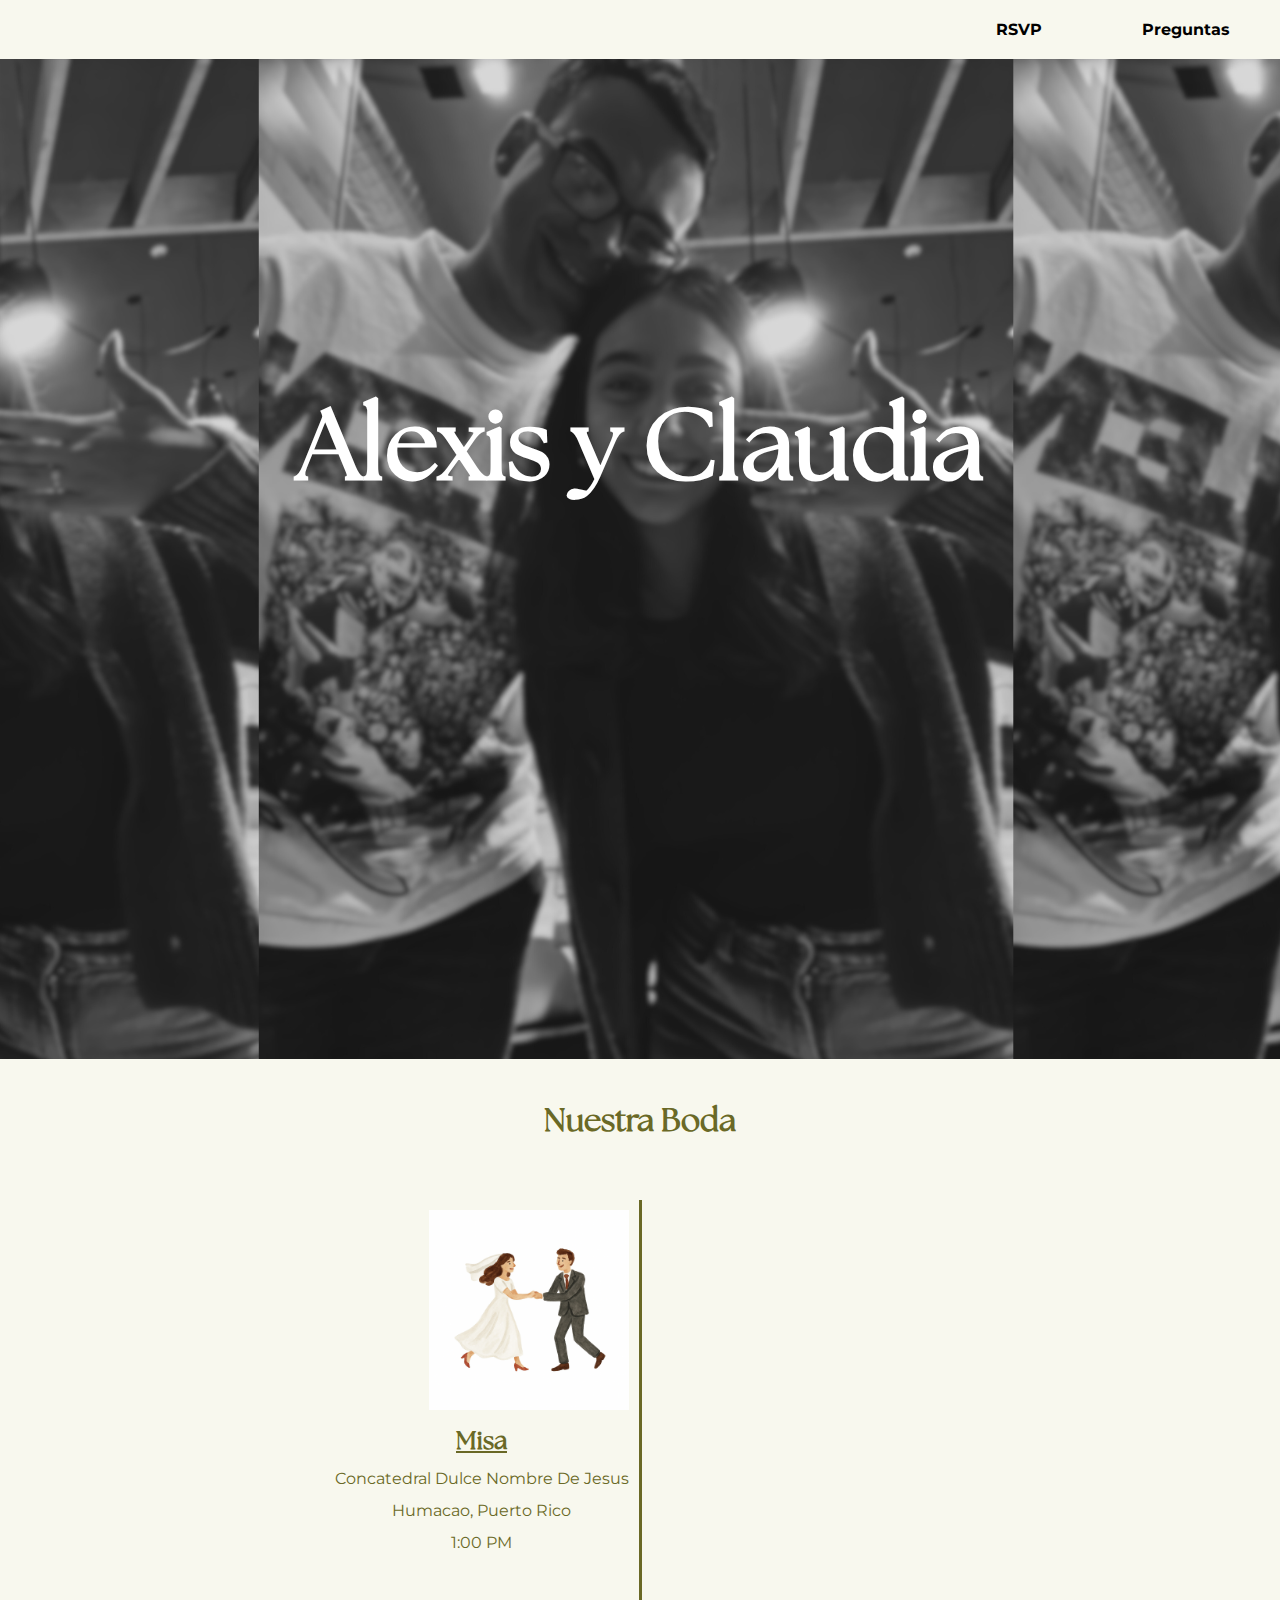
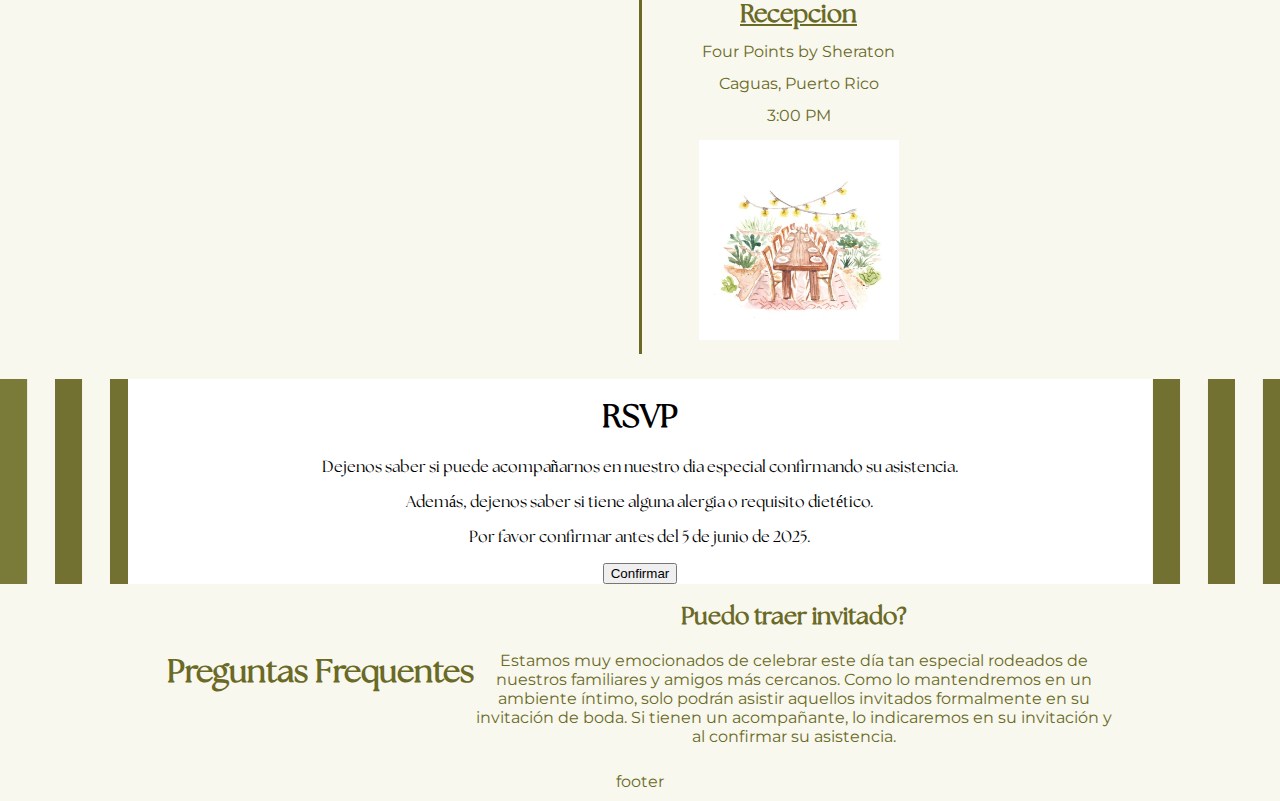
<file: index.html>
<!DOCTYPE html>
<html lang="en">

<head>
    <meta charset="UTF-8">
    <meta http-equiv="X-UA-Compatible" content="IE=edge">
    <meta name="viewport" content="width=device-width, initial-scale=1.0">
    <link href="https://cdn.jsdelivr.net/npm/bootstrap@5.0.0-beta2/dist/css/bootstrap.min.css" rel="stylesheet"
        integrity="sha384-BmbxuPwQa2lc/FVzBcNJ7UAyJxM6wuqIj61tLrc4wSX0szH/Ev+nYRRuWlolflfl" crossorigin="anonymous">
    <link rel="icon" type="/x-icon" href="images/AyCFavicon.png">
    <link rel="stylesheet" href="./style.css">
    <script src="script.js" defer></script>
    <title>Claudia y Alexis</title>
</head>

<body class="index-body">
        <!--Nav bar = Menu/content bar-->
        <nav class="navbar-home">
            <!--Portfolio title -->
            <div class="navbar-logo">      </div>
            <!--Hamburger toggle button (only after passing max width)-->
            <a href="#" class="toggle-button">
                <span class="toggle-bar"></span>
                <span class="toggle-bar"></span>
                <span class="toggle-bar"></span>
            </a>
            <!--Navbar menu-->
            <div class="nav-links">
            <ul>
                <li><a href="#about-section">RSVP</a></li>
                <li><a href="#experience-sec">Preguntas</a></li>
            </ul>
        </nav>
        <div class="index-introduction">
          <div class="image-container">
            <img src="images/Untitled design (5) copy.png" alt="image">
            <div class="overlay-text">  <h1><b>Alexis y Claudia</b></h1> </div>
        </div>

  </div>
        </div>
        <div class="n-boda_title"><center><h1><b>Nuestra Boda</b></h1></center></div>
        <div class="n-boda">
        <div class="timeline">
            <div class="timeline__component">
              <div class="timeline__date timeline__date--right"><img src="images/1.png"  height="200" width="200"></div>
              <p class="timeline__paragraph"><b><u>Misa</u></b></p>
              <p class="timeline__paragraph">Concatedral Dulce Nombre De Jesus</p>
              <p class="timeline__paragraph">Humacao, Puerto Rico</p>
              <p class="timeline__paragraph">1:00 PM</p>

            </div>
            <div class="timeline__middle">
            </div>
            <div class="timeline__component timeline__component--bg">
              <h2 class="timeline__title"></h2>
              <p class="timeline__paragraph">
              </p>
              <p class="timeline__paragraph">
              </p>
            </div>
            <div class="timeline__component timeline__component--bg">
              <h2 class="timeline__title"></h2>
              <p class="timeline__paragraph">
              </p>
              <p class="timeline__paragraph">
              </p>
            </div>
            <div class="timeline__middle">
            </div>
            <div class="timeline__component">
              <p class="timeline__paragraph"><b><u>Recepcion</u></b></p>
              <p class="timeline__paragraph">Four Points by Sheraton</p>
              <p class="timeline__paragraph">Caguas, Puerto Rico</p>
              <p class="timeline__paragraph">3:00 PM</p>
              <div class="timeline__date"><img src="images/Garden dinner spot illustration.jpeg" height="200" width="200"></div>
            </div>
        </div>
        </div>
        <div class="rsvp">
          <div class="rsvp_image_container"></div>
          <div class="rsvp_card">
            <h1>RSVP</h1>
            <p>Dejenos saber si puede acompañarnos en nuestro dia especial confirmando su asistencia.</p>

            <p>Además, dejenos saber si tiene alguna alergia o requisito dietético.</p>
              
            <p>Por favor confirmar antes del 5 de junio de 2025.</p>

            <a href=""><button type="button" class="cm-button">Confirmar</button></a>  
          </div>
        </div>
        <div class="preg-frequentes">
          <div class="preg-frequentes_title">
            <center><h1><b>Preguntas Frequentes</b></h1></center>
          </div>
          <div class="preg-frequentes_container">
            <h2>Puedo traer invitado?</h2>
            <p>Estamos muy emocionados de celebrar este día tan especial rodeados de
            nuestros familiares y amigos más cercanos. Como lo mantendremos en un
            ambiente íntimo, solo podrán asistir aquellos invitados formalmente en su
            invitación de boda. Si tienen un acompañante, lo indicaremos en su
            invitación y al confirmar su asistencia.</p>
          </div>
        </div>
        <footer>
          <p>footer</p>
        </footer>
      </body>
</html>
</file>
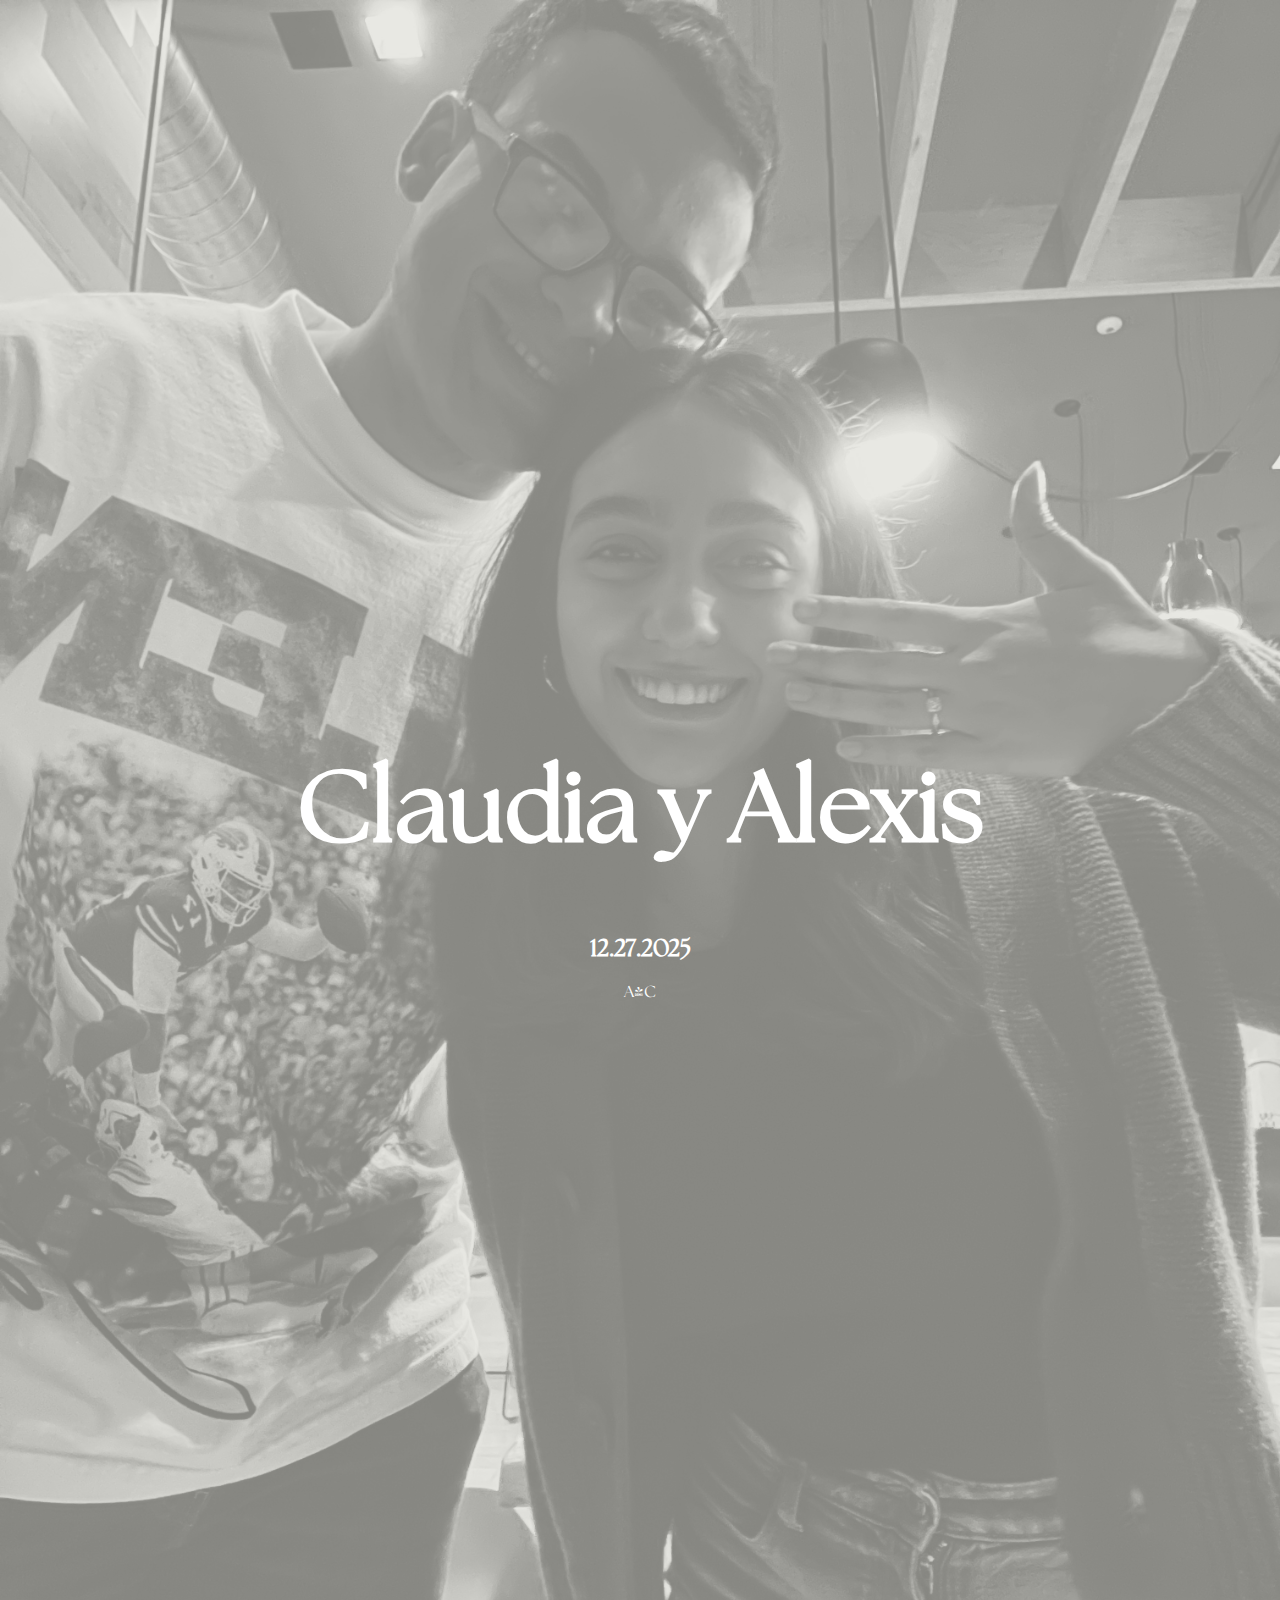
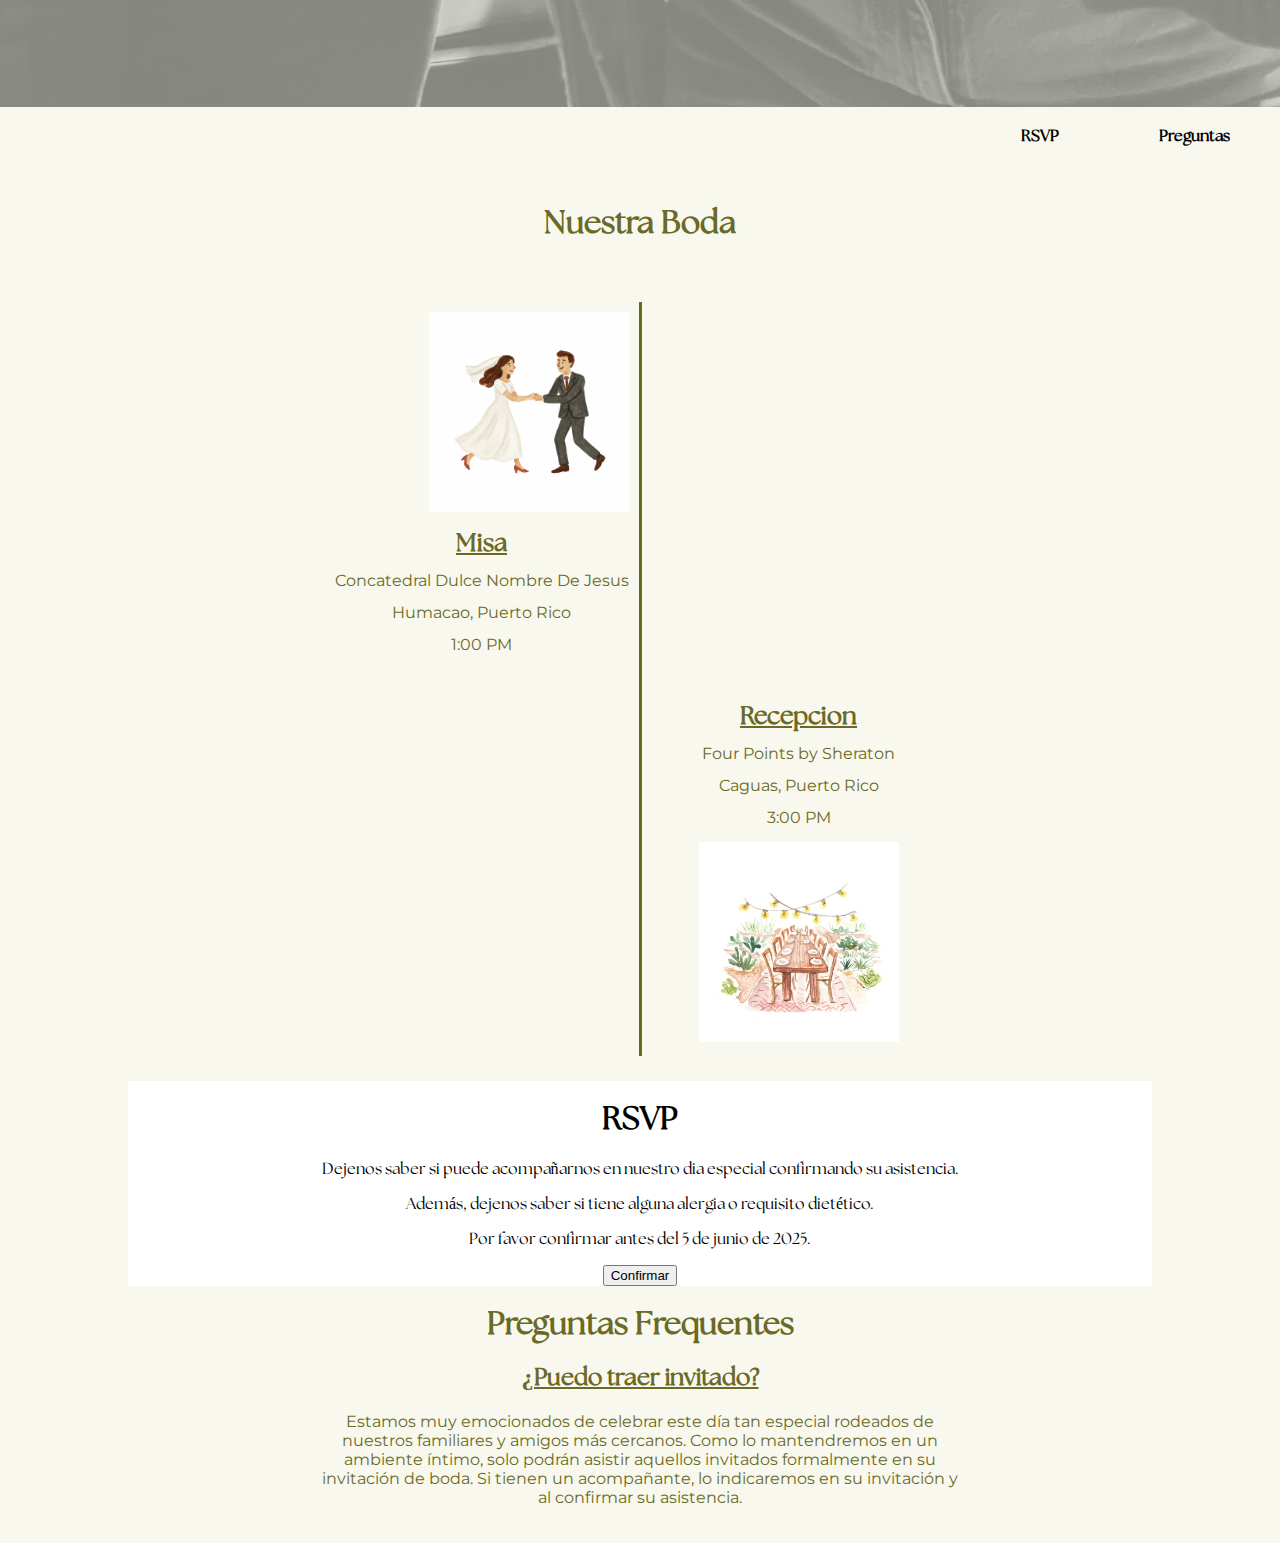
<file: view/index/index.html>
<!DOCTYPE html>
<html lang="en">

<head>
    <meta charset="UTF-8">
    <meta http-equiv="X-UA-Compatible" content="IE=edge">
    <meta name="viewport" content="width=device-width, initial-scale=1.0">
    <link href="https://cdn.jsdelivr.net/npm/bootstrap@5.0.0-beta2/dist/css/bootstrap.min.css" rel="stylesheet"
        integrity="sha384-BmbxuPwQa2lc/FVzBcNJ7UAyJxM6wuqIj61tLrc4wSX0szH/Ev+nYRRuWlolflfl" crossorigin="anonymous">
    <link rel="icon" type="/x-icon" href="../static/images/AyCFavicon.png">
    <link rel="stylesheet" href="./style.css">
    <script src="../../controller/script.js" defer></script>
    <title>Claudia y Alexis</title>
</head>

<body class="index-body">
  <div class="index-introduction">
    <div class="index-image-container">
      <img src="../static/images/FullSizeRender_home.JPG" alt="image">
      <div class="overlay-text">  
        <h1>Claudia y Alexis</h1>
        <h2>12.27.2025</h2>
        <p>A&C</p>
      </div>
    </div>

      <!--Nav bar = Menu/content bar-->
      <nav class="navbar-home">
          <!--Portfolio title -->
          <div class="navbar-logo">      </div>
          <!--Hamburger toggle button (only after passing max width)-->
          <a href="#" class="toggle-button">
              <span class="toggle-bar"></span>
              <span class="toggle-bar"></span>
              <span class="toggle-bar"></span>
          </a>
          <!--Navbar menu-->
          <div class="nav-links">
          <ul>
              <li><a href="#about-section">RSVP</a></li>
              <li><a href="#experience-sec">Preguntas</a></li>
          </ul>
    </nav>
        </div>
        </div>
        <div class="n-boda_title"><center><h1><b>Nuestra Boda</b></h1></center></div>
        <div class="n-boda">
        <div class="timeline">
            <div class="timeline__component">
              <div class="timeline__date timeline__date--right"><img src="../static/images/1.png"  height="200" width="200"></div>
              <p class="timeline__paragraph"><b><u>Misa</u></b></p>
              <p class="timeline__paragraph">Concatedral Dulce Nombre De Jesus</p>
              <p class="timeline__paragraph">Humacao, Puerto Rico</p>
              <p class="timeline__paragraph">1:00 PM</p>

            </div>
            <div class="timeline__middle">
            </div>
            <div class="timeline__component timeline__component--bg">
              <h2 class="timeline__title"></h2>
              <p class="timeline__paragraph">
              </p>
              <p class="timeline__paragraph">
              </p>
            </div>
            <div class="timeline__component timeline__component--bg">
              <h2 class="timeline__title"></h2>
              <p class="timeline__paragraph">
              </p>
              <p class="timeline__paragraph">
              </p>
            </div>
            <div class="timeline__middle">
            </div>
            <div class="timeline__component">
              <p class="timeline__paragraph"><b><u>Recepcion</u></b></p>
              <p class="timeline__paragraph">Four Points by Sheraton</p>
              <p class="timeline__paragraph">Caguas, Puerto Rico</p>
              <p class="timeline__paragraph">3:00 PM</p>
              <div class="timeline__date"><img src="../static/images/Garden dinner spot illustration.jpeg" height="200" width="200"></div>
            </div>
        </div>
        </div>
        <div class="rsvp">
          <div class="rsvp_image_container"></div>
          <div class="rsvp_card">
            <h1>RSVP</h1>
            <p>Dejenos saber si puede acompañarnos en nuestro dia especial confirmando su asistencia.</p>

            <p>Además, dejenos saber si tiene alguna alergia o requisito dietético.</p>
              
            <p>Por favor confirmar antes del 5 de junio de 2025.</p>

            <a href=""><button type="button" class="cm-button">Confirmar</button></a>  
          </div>
        </div>
        <div class="preg-frequentes">
          <div class="preg-frequentes_container">
            <div class="preg-frequentes_title">
              <center><h1><b>Preguntas Frequentes</b></h1></center>
            </div>
            <div class="preg-frequentes_desc">
              <h2><u>¿Puedo traer invitado?</u></h2>
              <p>Estamos muy emocionados de celebrar este día tan especial rodeados de
            nuestros familiares y amigos más cercanos. Como lo mantendremos en un
            ambiente íntimo, solo podrán asistir aquellos invitados formalmente en su
            invitación de boda. Si tienen un acompañante, lo indicaremos en su
            invitación y al confirmar su asistencia.</p>
           </div>
          </div>
        </div>
        <footer>
          <p id="countdown"><b></b></p>
        </footer>
      </body>
</html>
</file>
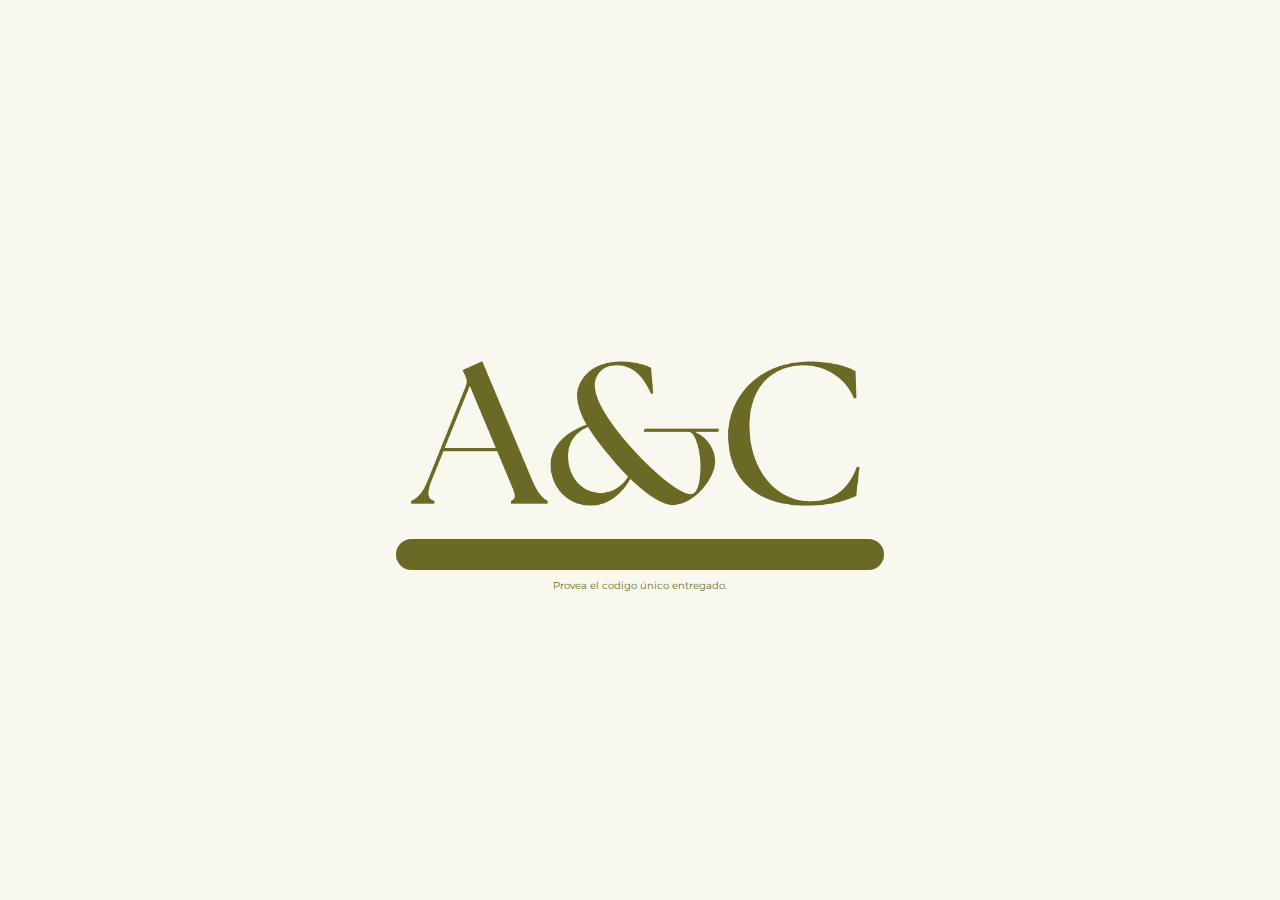
<file: landing.html>
<!DOCTYPE html>
<html lang="en">

<head>
    <meta charset="UTF-8">
    <meta http-equiv="X-UA-Compatible" content="IE=edge">
    <meta name="viewport" content="width=device-width, initial-scale=1.0">
    <link rel="icon" type="/x-icon" href="images/AyCFavicon.png">
    <link rel="stylesheet" href="./landing_style.css">
    <title>Claudia y Alexis</title>
</head>

<body class="index-body">
    <form class="landing-container" action="./index.html">
        <div class="landing-form">
            <img src="images/landing-logo.png" alt="">
            <input type="password" id="pass" name="password" minlength="8" required />
            <p>Provea el codigo único entregado.</p>
        </div>
    </form>
</body>
</html>
</file>
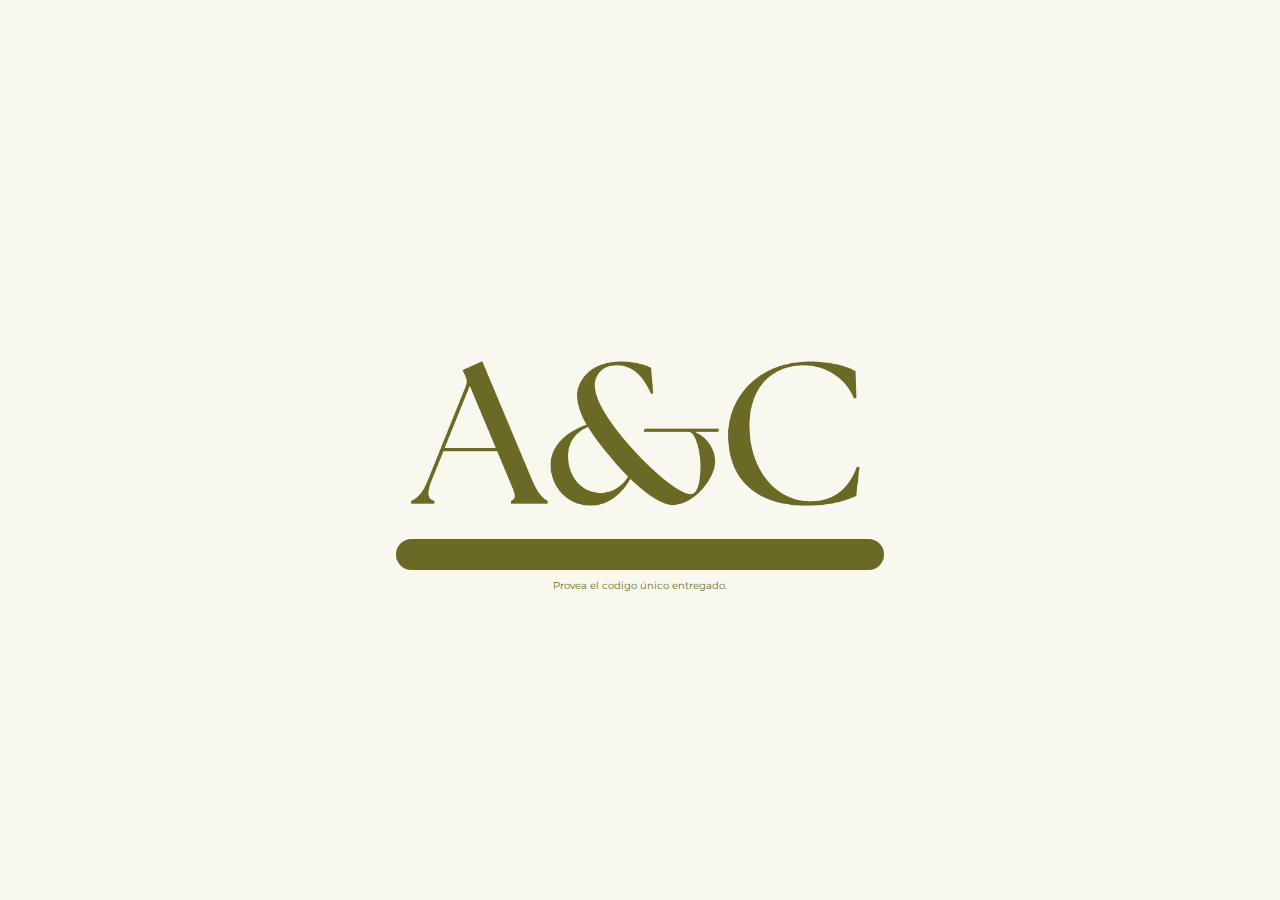
<file: templates/landing.html>
<!DOCTYPE html>
<html lang="en">

    <head>
        <meta charset="UTF-8">
        <meta http-equiv="X-UA-Compatible" content="IE=edge">
        <meta name="viewport" content="width=device-width, initial-scale=1.0">
        <link rel="icon" type="/x-icon" href="../static/images/AyCFavicon.png">
        <link rel="stylesheet" href="../static/css/landing_style.css">
        <title>Claudia y Alexis</title>
    </head>

    <body class="index-body">
        <form class="landing-container" method="POST" action="/landing_validation">
            <div class="landing-form">
                <img src="../static/images/landing-logo.png" alt="landing logo">
                <input type="password" id="pass" name="password" minlength="8" required/>
                <p>Provea el codigo único entregado.</p>
            </div>
        </form>
    </body>
</html>
</file>
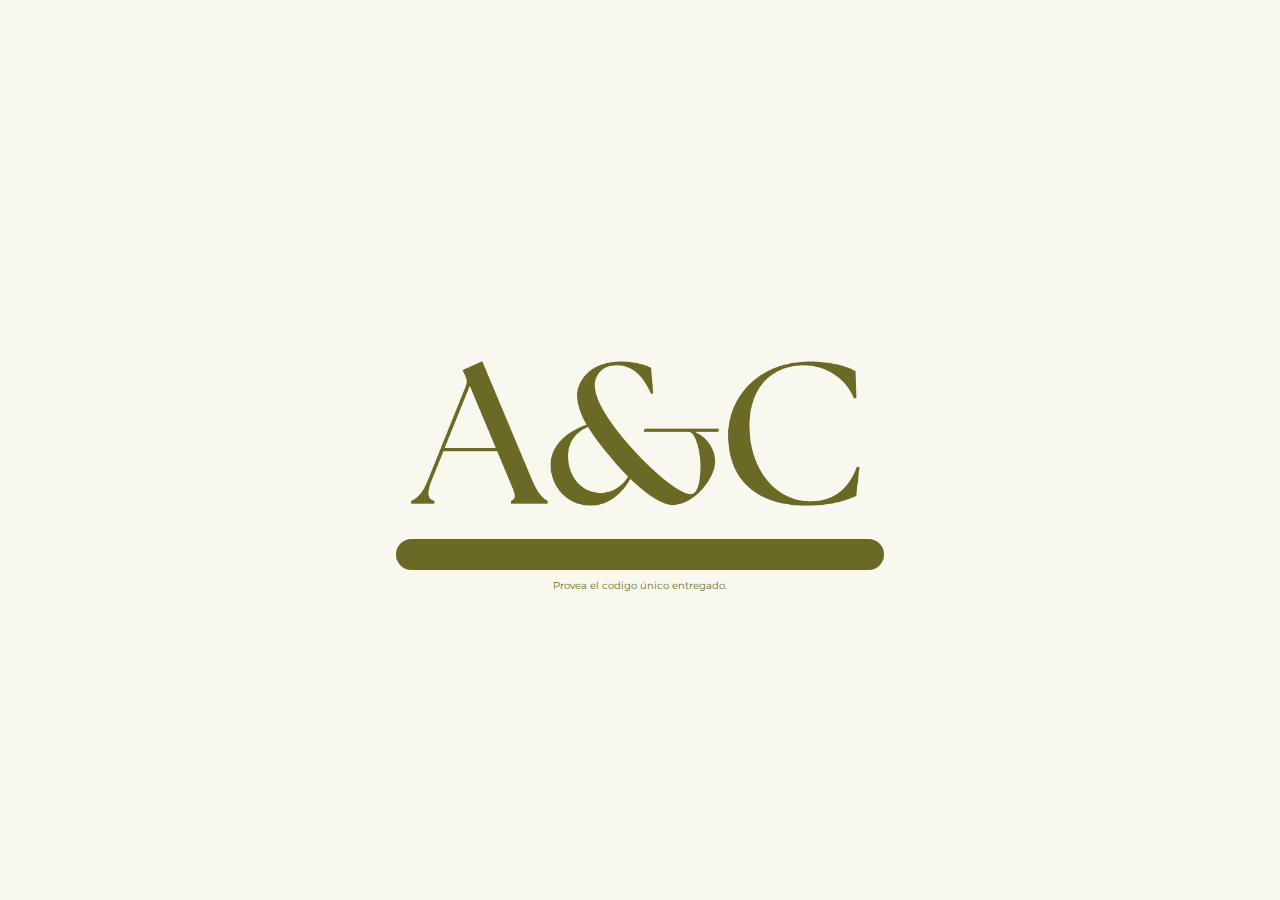
<file: view/landing/landing.html>
<!DOCTYPE html>
<html lang="en">

<head>
    <meta charset="UTF-8">
    <meta http-equiv="X-UA-Compatible" content="IE=edge">
    <meta name="viewport" content="width=device-width, initial-scale=1.0">
    <link rel="icon" type="/x-icon" href="../static/images/AyCFavicon.png">
    <link rel="stylesheet" href="landing_style.css">
    <title>Claudia y Alexis</title>
</head>

<body class="index-body">
    <form class="landing-container" action="../index/index.html">
        <div class="landing-form">
            <img src="../static/images/landing-logo.png" alt="">
            <input type="password" id="pass" name="password" minlength="8" required />
            <p>Provea el codigo único entregado.</p>
        </div>
    </form>
</body>
</html>
</file>
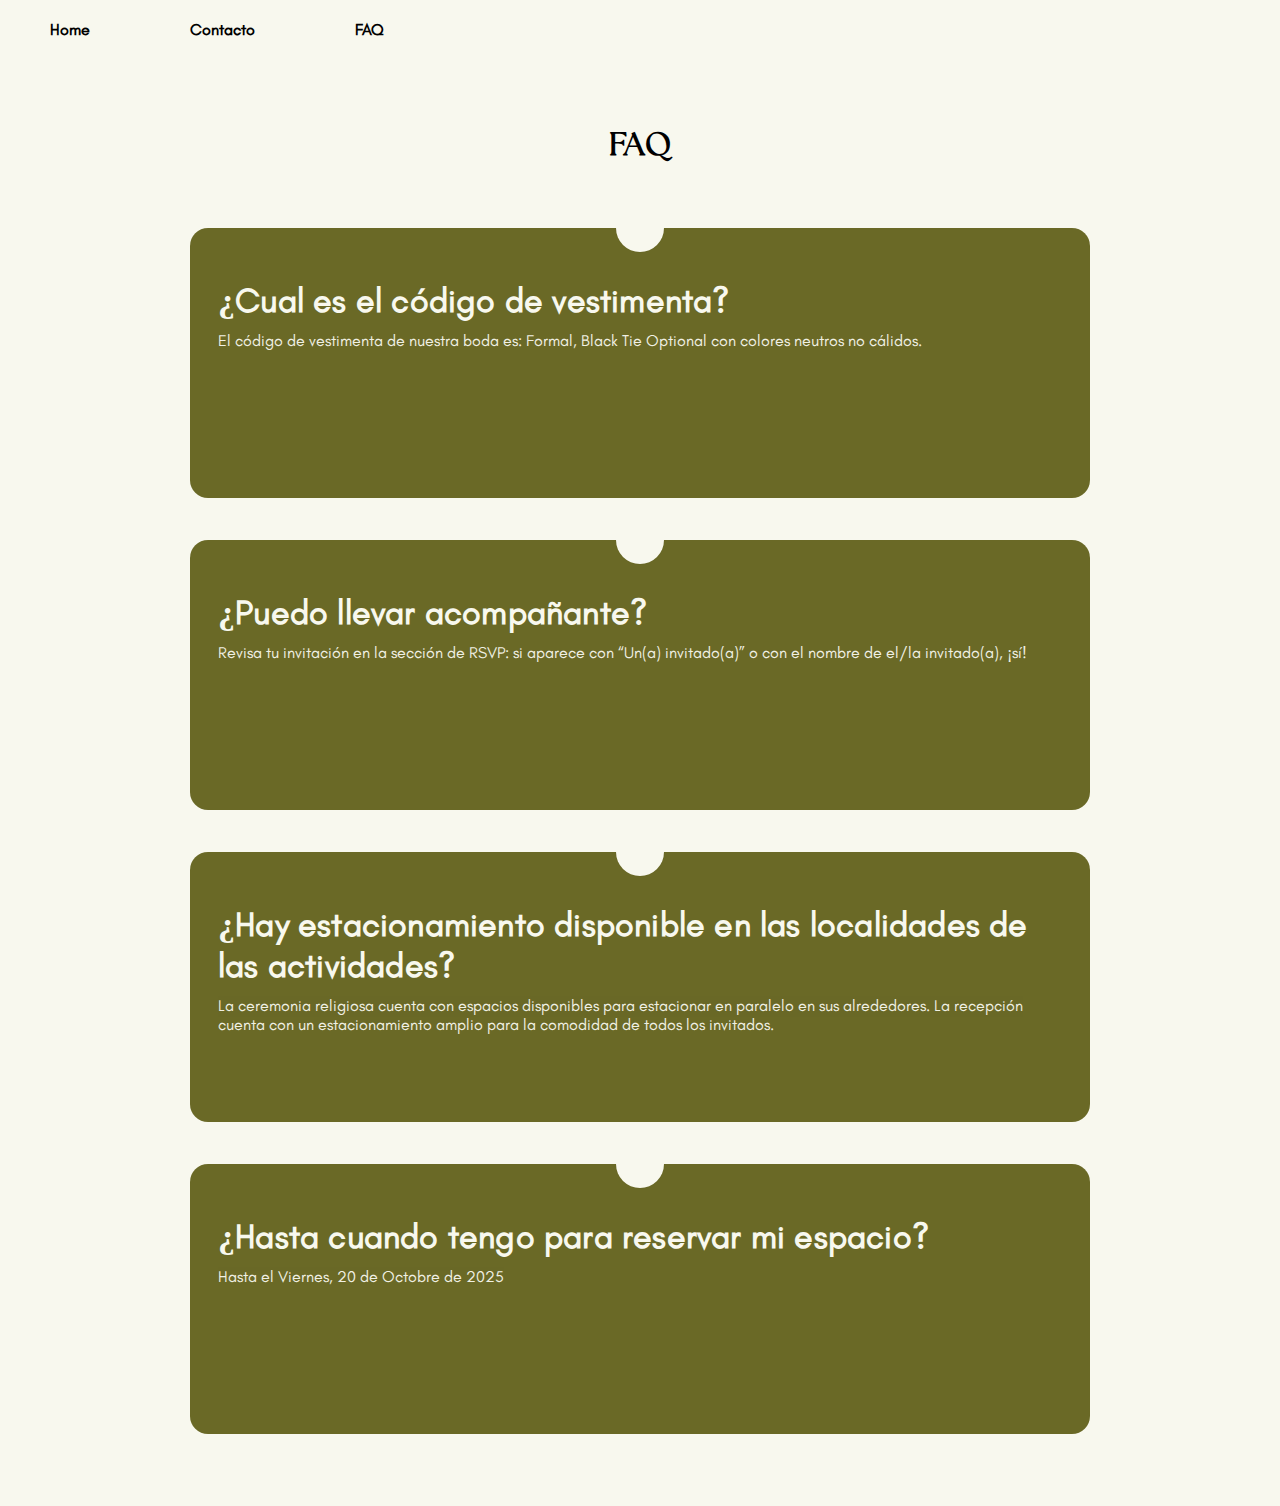
<file: website/templates/faq.html>
<!DOCTYPE html>
<html lang="en">
  <head>
    <meta charset="UTF-8" />
    <meta http-equiv="X-UA-Compatible" content="IE=edge" />
    <meta name="viewport" content="width=device-width, initial-scale=1.0" />
    <link
      href="https://cdn.jsdelivr.net/npm/bootstrap@5.0.0-beta2/dist/css/bootstrap.min.css"
      rel="stylesheet"
      integrity="sha384-BmbxuPwQa2lc/FVzBcNJ7UAyJxM6wuqIj61tLrc4wSX0szH/Ev+nYRRuWlolflfl"
      crossorigin="anonymous"
    />
    <link rel="icon" type="/x-icon" href="../static/images/AyCFavicon.png" />
    <link rel="stylesheet" href="../static/css/faq_style.css" />
    <script src="../static/js/script.js" defer></script>
    <title>Claudia y Alexis</title>
  </head>

  <body>
    <div class="rsvp_container">
      <nav class="navbar-home">
        <!-- Hamburger toggle button (only after passing max width) -->
        <a href="#" class="toggle-button">
          <span class="toggle-bar"></span>
          <span class="toggle-bar"></span>
          <span class="toggle-bar"></span>
        </a>

        <!-- Navbar menu -->
        <div class="nav-links" id="navLinks">
          <ul>
            <li><a href="/get_party">Home</a></li>
            <li><a href="tel:+17876431485">Contacto</a></li>
            <li><a href="">FAQ</a></li>
          </ul>
        </div>
      </nav>
    </div>
    <main class="wrap">
      <div class="faq-title">
        <center><h1>FAQ</h1></center>
      </div>
      <section class="card">
        <h3>¿Cual es el código de vestimenta?</h3>
        <p>
          El código de vestimenta de nuestra boda es: Formal, Black Tie Optional con colores neutros no cálidos.
        </p>
      </section>
      <section class="card">
        <h3>¿Puedo llevar acompañante?</h3>
        <p>
          Revisa tu invitación en la sección de RSVP: si aparece con “Un(a) invitado(a)” o con
          el nombre de el/la invitado(a), ¡sí!
        </p>
      </section>
      <section class="card">
        <h3>
          ¿Hay estacionamiento disponible en las localidades de las actividades?
        </h3>
        <p>La ceremonia religiosa cuenta con espacios disponibles para estacionar en paralelo en sus alrededores. La recepción cuenta con un estacionamiento amplio para la comodidad de todos los invitados.</p>
      </section>
      <section class="card">
        <h3>¿Hasta cuando tengo para reservar mi espacio?</h3>
        <p>Hasta el Viernes, 20 de Octobre de 2025</p>
      </section>
    </main>
  </body>
</html>
</file>
<file: style.css>
/**Shared for all. */
@import url("https://fonts.googleapis.com/css2?family=Montserrat:wght@300;400;600&display=swap");

@font-face {
  font-family: theSeasons;
  src: url(fonts/the-seasons-regular.ttf);
}

html, body {
  width: 100%;
  min-width: 100vw;
  margin: 0;
  padding: 0;
  overflow-x: hidden; /* Optional: Prevent horizontal scroll if you don’t need it */
}

body {
  font-family: "Montserrat";
  scroll-behavior: smooth;
  background-color: #f8f8ee;
}

::selection {
  background: rgb(255, 255, 255);
}

#page-title {
  padding-top: 15px;
}

a{
  color: black;
}

/** Shared for nav-bar*/
ul {
  list-style: none;
}

a {
  text-decoration: none;
  transition: all 0.5s;
}

.navbar {
  display: flex;
  justify-content: space-between;
  align-items: center;
  padding-top: 15px;
  padding-bottom: 15px;
}

.navbar-home {
  display: flex;
  justify-content: space-between;
  align-items: center;
  background-color: rgba(92, 92, 92, 0);
  padding-top: 20px;
  padding-bottom: 20px;
}

.navbar-logo {
  padding-left: 50px;
  padding-right: 50px;
  font-weight: bold;
  text-decoration: none;
}

.nav-links ul {
  margin: 0;
  padding: 0;
  display: flex;
  flex-direction: row;
}
.nav-links li a {
  padding-left: 50px;
  padding-right: 50px;
  font-weight: bold;
  color: black;
}

.nav-links a:hover {
  color: #6a6926;
  font-weight: bold;
  transition: all ease 0.1s;
}

.toggle-button {
  position: absolute;
  top: 0.75rem;
  right: 1rem;
  display: none;
  flex-direction: column;
  justify-content: space-between;
  width: 30px;
  height: 21px;
}

.toggle-button .toggle-bar {
  height: 3px;
  width: 100%;
  background-color: #ffffff;
  border-radius: 20px;
}

/** Shared for all buttons **/
.button-class {
  width: 200px;
  border-radius: 5px;
  border-color: #272932;
  background-color: #272932;
  color: #f7f1f0;
}
.button-class:hover {
  background-color: #dae2e7;
  border-color: #dae2e7;
  color: #272932
}

/**---index.html---*/

.index-introduction {
  display: flex;
  flex-direction: column;
  justify-content: center;
  text-align: center;
  font-family: theSeasons;
  text-decoration: none;
  color: #ffffff;
}

.index-introduction .index-image-container {
  position: relative;
  display: inline-block;
}

.index-introduction .index-image-container img {
  display: block;
  width: 100%;
  opacity: 50%;
  height: auto;
}

.index-introduction .overlay-text {
  width: 80%;
  position: absolute;
  top: 50%; 
  left: 50%; 
  transform: translate(-50%, -50%); 
  padding: 10px 20px; 
  text-align: center;
}

.index-introduction h1 :hover {
  color: #6a6926;
  transition: all ease 0.8s;
}

.index-introduction h1 {
  width: 100%;
  font-size: 100px;

}

/* -- RSVP  --*/
.rsvp {
  display: flex;
  flex-direction: column;
  justify-content: center;
  text-align: center;
  align-items: center;
  font-family: theSeasons;
  background-image: url(images/Untitled\ design\ \(2\).png);
}

.rsvp .rsvp_card {
  height: 80%;
  width: 80%;
  background-color: #ffffff;
}

/* footer **/

footer {
  display: flex;
  flex-direction: column;
  justify-content: center;
  align-items: center;
  text-align: center;
  color: #6a6926;
  box-shadow: 0 0 5px rgba(0, 0, 0, 0);
}

footer p {
  margin: 10px;
}


/** ----------------------------------------------------------------TIMELINE-------------------------------------------------------------------*/


.timeline {
  margin: 0 auto;
  max-width: max-content;
  padding: 25px;
  display: grid;
  width: 1000px;
  grid-template-columns: 1fr 3px 1fr;
  color: #6a6926;
  text-align: center;
}

.timeline__component {
  margin: 10px 10px 10px 10px;
}


/* LEAVE TILL LAST */

.n-boda_title {
  margin: 40px 10px 0px 10px;
  font-family: theSeasons;
  color: #6a6926;
}

.n-boda_title h1{
  margin: 0; 
}

.n-boda{
  margin-top: 35px;
  align-items: center;
}

.timeline__middle {
  position: relative;
  background: #6a6926;
}

/* LEAVE TILL LAST */
.timeline__date--right {
  text-align: right;
}

.timeline__paragraph {
  line-height: 1.0;
  text-align: center;
}

.timeline__paragraph b {
  font-family: theSeasons;
  font-size: 25px;
  font-weight: bolder;
}

/** Preguntas frequentes **/
.preg-frequentes{
  display: flex;
  justify-content: center; 
  align-items: center;   
  text-align: center;
  font-family: theSeasons;
  color: #6a6926;
}

.preg-frequentes_title {
  margin: 40px 10px 0px 10px;
  margin: 0; 
}

.preg-frequentes_container {
  width: 50%
}

.preg-frequentes_container p{
  font-family: "Montserrat";
}


/** -------------------------------------------------------------------------------------------------------------------------------------------*/

/**Responsive nav bar**/
@media screen and (max-device-width: 950px) {
  .toggle-button {
    display: flex;
    transform: scale(0.85);
  }

  .nav-links {
    display: none;
    width: 100%;
  }

  .navbar {
    flex-direction: column;
    align-items: flex-start;
  }

  .navbar-home {
  
    flex-direction: column;
    align-items: flex-start;
    z-index: 11;
    padding: 5.5%;
  }

  .nav-links ul {
    flex-direction: column;
    width: 100%;
  }

  .nav-links ul li {
    text-align: center;
    font-size: 1rem;
    margin: 5px;
  }

  .nav-links.active {
    display: flex;
  }

  .nav-links li:hover {
    background-color: #d3d2d24f;
    transition: all 0.5s;
  }

  /**responsive index*/

  .cm-button{
    color: black;
  }

   .index-introduction{
    max-width: 100%;
   }

   /** Responsive index introduction **/
  
  .index-introduction .overlay-text h1 {
    font-size: 2.5rem;
  }

   /** Responsive wedding timeline **/

  .n-boda {
    margin-top: 0%;
    display: flex;
    justify-content: center; /* horizontal centering */
    align-items: center;
  }

  .timeline{
    margin: 0%;
    padding: 0%;
    transform: scale(0.85);
  }

  /** Responsive preg freq **/
  .preg-frequentes_container {
    width: 80%
  }

}
</file>
<file: view/index/style.css>
/**Shared for all. */
@import url("https://fonts.googleapis.com/css2?family=Montserrat:wght@300;400;600&display=swap");

@font-face {
  font-family: theSeasons;
  src: url(../static/fonts/the-seasons-regular.ttf);
}

html, body {
  width: 100%;
  min-width: 100vw;
  margin: 0;
  padding: 0;
  overflow-x: hidden; /* Optional: Prevent horizontal scroll if you don’t need it */
}

body {
  font-family: "Montserrat";
  scroll-behavior: smooth;
  background-color: #f8f8ee;
}

::selection {
  background: rgb(255, 255, 255);
}

#page-title {
  padding-top: 15px;
}

a{
  color: black;
}

/** Shared for nav-bar*/
ul {
  list-style: none;
}

a {
  text-decoration: none;
  transition: all 0.5s;
}

.navbar {
  display: flex;
  justify-content: space-between;
  align-items: center;
  padding-top: 15px;
  padding-bottom: 15px;
}

.navbar-home {
  display: flex;
  justify-content: space-between;
  align-items: center;
  background-color: rgba(92, 92, 92, 0);
  padding-top: 20px;
  padding-bottom: 20px;
}

.navbar-logo {
  padding-left: 50px;
  padding-right: 50px;
  font-weight: bold;
  text-decoration: none;
}

.nav-links ul {
  margin: 0;
  padding: 0;
  display: flex;
  flex-direction: row;
}
.nav-links li a {
  padding-left: 50px;
  padding-right: 50px;
  font-weight: bold;
  color: black;
}

.nav-links a:hover {
  color: #6a6926;
  font-weight: bold;
  transition: all ease 0.1s;
}

.toggle-button {
  position: absolute;
  top: 0.75rem;
  right: 1rem;
  display: none;
  flex-direction: column;
  justify-content: space-between;
  width: 30px;
  height: 21px;
}

.toggle-button .toggle-bar {
  height: 3px;
  width: 100%;
  background-color: #ffffff;
  border-radius: 20px;
}

/** Shared for all buttons **/
.button-class {
  width: 200px;
  border-radius: 5px;
  border-color: #272932;
  background-color: #272932;
  color: #f7f1f0;
}
.button-class:hover {
  background-color: #dae2e7;
  border-color: #dae2e7;
  color: #272932
}

/**---index.html---*/

.index-introduction {
  display: flex;
  flex-direction: column;
  justify-content: center;
  text-align: center;
  font-family: theSeasons;
  text-decoration: none;
  color: #ffffff;
}

.index-introduction .index-image-container {
  position: relative;
  display: inline-block;
}

.index-introduction .index-image-container img {
  display: block;
  width: 100%;
  opacity: 50%;
  height: auto;
}

.index-introduction .overlay-text {
  width: 80%;
  position: absolute;
  top: 50%; 
  left: 50%; 
  transform: translate(-50%, -50%); 
  padding: 10px 20px; 
  text-align: center;
}

.index-introduction h1 :hover {
  color: #6a6926;
  transition: all ease 0.8s;
}

.index-introduction h1 {
  width: 100%;
  font-size: 100px;

}

/* -- RSVP  --*/
.rsvp {
  display: flex;
  flex-direction: column;
  justify-content: center;
  text-align: center;
  align-items: center;
  font-family: theSeasons;
}

.rsvp .rsvp_card {
  height: 80%;
  width: 80%;
  background-color: #ffffff;
}

/* footer **/

footer {
  display: flex;
  flex-direction: column;
  justify-content: center;
  align-items: center;
  text-align: center;
  color: #6a6926;
  box-shadow: 0 0 5px rgba(0, 0, 0, 0);
}

footer p {
  margin: 10px;
}


/** ----------------------------------------------------------------TIMELINE-------------------------------------------------------------------*/


.timeline {
  margin: 0 auto;
  max-width: max-content;
  padding: 25px;
  display: grid;
  width: 1000px;
  grid-template-columns: 1fr 3px 1fr;
  color: #6a6926;
  text-align: center;
}

.timeline__component {
  margin: 10px 10px 10px 10px;
}


/* LEAVE TILL LAST */

.n-boda_title {
  margin: 40px 10px 0px 10px;
  font-family: theSeasons;
  color: #6a6926;
}

.n-boda_title h1{
  margin: 0; 
}

.n-boda{
  margin-top: 35px;
  align-items: center;
}

.timeline__middle {
  position: relative;
  background: #6a6926;
}

/* LEAVE TILL LAST */
.timeline__date--right {
  text-align: right;
}

.timeline__paragraph {
  line-height: 1.0;
  text-align: center;
}

.timeline__paragraph b {
  font-family: theSeasons;
  font-size: 25px;
  font-weight: bolder;
}

/** Preguntas frequentes **/
.preg-frequentes{
  display: flex;
  justify-content: center; 
  align-items: center;   
  text-align: center;
  font-family: theSeasons;
  color: #6a6926;
}

.preg-frequentes_title {
  margin: 40px 10px 0px 10px;
  margin: 0; 
}

.preg-frequentes_container {
  width: 50%
}

.preg-frequentes_container p{
  font-family: "Montserrat";
}


/** -------------------------------------------------------------------------------------------------------------------------------------------*/

/**Responsive nav bar**/
@media screen and (max-device-width: 950px) {
  .toggle-button {
    display: flex;
    transform: scale(0.85);
  }

  .nav-links {
    display: none;
    width: 100%;
  }

  .navbar {
    flex-direction: column;
    align-items: flex-start;
  }

  .navbar-home {
  
    flex-direction: column;
    align-items: flex-start;
    z-index: 11;
    padding: 5.5%;
  }

  .nav-links ul {
    flex-direction: column;
    width: 100%;
  }

  .nav-links ul li {
    text-align: center;
    font-size: 1rem;
    margin: 5px;
  }

  .nav-links.active {
    display: flex;
  }

  .nav-links li:hover {
    background-color: #d3d2d24f;
    transition: all 0.5s;
  }

  /**responsive index*/

  .cm-button{
    color: black;
  }

   .index-introduction{
    max-width: 100%;
   }

   /** Responsive index introduction **/
  
  .index-introduction .overlay-text h1 {
    font-size: 2.5rem;
  }

   /** Responsive wedding timeline **/

  .n-boda {
    margin-top: 0%;
    display: flex;
    justify-content: center; /* horizontal centering */
    align-items: center;
  }

  .timeline{
    margin: 0%;
    padding: 0%;
    transform: scale(0.85);
  }

  /** Responsive preg freq **/
  .preg-frequentes_container {
    width: 80%
  }

}
</file>
<file: landing_style.css>
/**Shared for all. */
@import url("https://fonts.googleapis.com/css2?family=Montserrat:wght@300;400;600&display=swap");

html, body {
  width: 100%;
  min-width: 100vw;
  margin: 0;
  padding: 0;
  overflow-x: hidden; /* Optional: Prevent horizontal scroll if you don’t need it */
  color: #6a6926;
}

body {
  font-family: "Montserrat";
  scroll-behavior: smooth;
  background-color: #f8f8ee;
}

/** Landing form **/

.landing-form {
  text-align: center;
}

.landing-container {
  display: flex;
  justify-content: center;
  align-items: center;
  align-content: center;
  min-height: 100vh;
  background-color: #f7f1f000;
}


.landing-container img {
    display: block;
    width: 60%;
    height: auto;
    margin-left: auto;
    margin-right: auto;
}

/** identification form **/
.landing-container #pass{
    background-color: #6a6926;
    width: 60%;
    height: 25px;
    border-radius: 20px;
    border-color: #6a692600;
    color: #f7f1f0;
    font-size: 16px;
    text-align: center;
}

.landing-container .landing-button{
    background-color: #6a6926;
    height: 25px;
    border-radius: 60px;
    border-color: #6a692600;
    color: #f7f1f0;
}

.landing-container p{
    font-size: 0.6rem;
}
</file>
<file: static/css/landing_style.css>
/**Shared for all. */
@import url("https://fonts.googleapis.com/css2?family=Montserrat:wght@300;400;600&display=swap");

html, body {
  width: 100%;
  min-width: 100vw;
  margin: 0;
  padding: 0;
  overflow-x: hidden; /* Optional: Prevent horizontal scroll if you don’t need it */
  color: #6a6926;
}

body {
  font-family: "Montserrat";
  scroll-behavior: smooth;
  background-color: #f8f8ee;
}

/** Landing form **/

.landing-form {
  text-align: center;
}

.landing-container {
  display: flex;
  justify-content: center;
  align-items: center;
  align-content: center;
  min-height: 100vh;
  background-color: #f7f1f000;
}

.landing-container img {
    display: block;
    width: 60%;
    height: auto;
    margin-left: auto;
    margin-right: auto;
}

/** identification form **/
.landing-container #pass{
    background-color: #6a6926;
    width: 60%;
    height: 25px;
    border-radius: 20px;
    border-color: #6a692600;
    color: #f7f1f0;
    font-size: 16px;
    text-align: center;
}

.landing-container .landing-button{
    background-color: #6a6926;
    height: 25px;
    border-radius: 60px;
    border-color: #6a692600;
    color: #f7f1f0;
}

.landing-container p{
    font-size: 0.6rem;
}
</file>
<file: view/landing/landing_style.css>
/**Shared for all. */
@import url("https://fonts.googleapis.com/css2?family=Montserrat:wght@300;400;600&display=swap");

html, body {
  width: 100%;
  min-width: 100vw;
  margin: 0;
  padding: 0;
  overflow-x: hidden; /* Optional: Prevent horizontal scroll if you don’t need it */
  color: #6a6926;
}

body {
  font-family: "Montserrat";
  scroll-behavior: smooth;
  background-color: #f8f8ee;
}

/** Landing form **/

.landing-form {
  text-align: center;
}

.landing-container {
  display: flex;
  justify-content: center;
  align-items: center;
  align-content: center;
  min-height: 100vh;
  background-color: #f7f1f000;
}


.landing-container img {
    display: block;
    width: 60%;
    height: auto;
    margin-left: auto;
    margin-right: auto;
}

/** identification form **/
.landing-container #pass{
    background-color: #6a6926;
    width: 60%;
    height: 25px;
    border-radius: 20px;
    border-color: #6a692600;
    color: #f7f1f0;
    font-size: 16px;
    text-align: center;
}

.landing-container .landing-button{
    background-color: #6a6926;
    height: 25px;
    border-radius: 60px;
    border-color: #6a692600;
    color: #f7f1f0;
}

.landing-container p{
    font-size: 0.6rem;
}
</file>
<file: website/static/css/faq_style.css>
/**
* CSS File for faq.html 
**/

:root {
  --card: #6a6926;
  --radius: 18px;
  --notch: 48px;
  --shadow: 0 8px 24px rgba(0, 0, 0, 0.08);
  --pad-inline: 28px;
  --pad-block: 28px;
}

/** Default font. */
@import url("https://fonts.googleapis.com/css2?family=Montserrat:wght@300;400;600&display=swap");

@font-face {
  font-family: theSeasons;
  src: url(../fonts/the-seasons-regular.ttf);
}

@font-face {
  font-family: glaciarIndifference;
  src: url(../fonts/glacial-indifference.regular.otf);
}

/** Base CSS for the whole file. This may be overriden per class, id, etc. **/
html,
body {
  width: 100%;
  min-width: 100vw;
  margin: 0;
  padding: 0;
  font-family: glaciarIndifference;
}

body {
  scroll-behavior: smooth;
  background-color: #f8f8ee;
}

::selection {
  background: rgb(255, 255, 255);
}

footer {
  display: flex;
  flex-direction: column;
  justify-content: center;
  align-items: center;
  text-align: center;
  color: #6a6926;
  box-shadow: 0 0 5px rgba(0, 0, 0, 0);
}

footer p {
  margin: 10px;
}

/** CSS for nav-bar. **/
ul {
  list-style: none;
}

a {
  text-decoration: none;
  transition: all 0.5s;
}

.navbar {
  display: flex;
  justify-content: space-between;
  align-items: center;
  padding-top: 15px;
  padding-bottom: 15px;
}

.navbar-home {
  display: flex;
  justify-content: space-between;
  align-items: center;
  background-color: rgba(92, 92, 92, 0);
  padding-top: 20px;
  padding-bottom: 20px;
}

.navbar-logo {
  /** maybe delete **/
  padding-left: 50px;
  padding-right: 50px;
  font-weight: bold;
  text-decoration: none;
}

.nav-links ul {
  margin: 0;
  padding: 0;
  display: flex;
  flex-direction: row;
}
.nav-links li a {
  padding-left: 50px;
  padding-right: 50px;
  font-weight: bold;
  color: black;
}

.nav-links a:hover {
  color: #6a6926;
  font-weight: bold;
  transition: all ease 0.1s;
}

.toggle-button {
  position: absolute;
  top: 0.75rem;
  right: 1rem;
  display: none;
  flex-direction: column;
  justify-content: space-between;
  width: 30px;
  height: 21px;
}

.toggle-button .toggle-bar {
  height: 3px;
  width: 100%;
  background-color: #6a6926;
  border-radius: 20px;
}

/** CSS for title **/
.faq-title {
  width: 100%;
  justify-content: center;
  font-family: theSeasons;
}

/** CSS for cards **/

.wrap {
  max-width: min(900px, 92vw);
  margin: 48px auto 72px;
  display: grid;
  gap: 42px;
}

/* Card */
.card {
  position: relative;
  background: var(--card);
  border-radius: var(--radius);
  padding: calc(var(--pad-block) + var(--notch) / 2) var(--pad-inline)
    var(--pad-block);
  border-style: none;
  overflow: hidden;
  min-height: 190px;
}

/* The round notch “cut-out” */
.card::before {
  content: "";
  position: absolute;
  left: 50%;
  top: 0;
  width: var(--notch);
  height: var(--notch);
  background: #f8f8ee;
  border-color: #f8f8ee;
  border-radius: 50%;
  transform: translate(-50%, -50%);
  box-shadow: 0 0 0 1px rgba(0, 0, 0, 0.02);
}

/* Headings & text */
.card h3 {
  font-size: clamp(24px, 3.4vw, 34px);
  margin: 0 0 10px;
  font-weight: 600;
  letter-spacing: 0.2px;
  color: #f8f8ee;
}
.card p {
  margin: 0;
  color: #f8f8ee;
  opacity: 0.95;
}

/**
* Responsive CSS for both smartphone devices and special cases.
**/

/** Responsive CSS for smartphones **/
@media screen and (max-device-width: 950px) {
  .toggle-button {
    display: flex;
    position: fixed;
    z-index: 11000;
  }

  /* Update nav-links to slide in from left on mobile */
  .nav-links {
    position: fixed; /* fix to viewport */
    right: -250px; /* hide off screen */
    top: 0;
    width: 250px; /* make sure this matches margin-left above */
    height: 100%;
    background-color: #f8f8eed3;
    flex-direction: column;
    padding-top: 3rem;
    transition: right 0.3s ease;
    z-index: 10000;
    opacity: 100%;
  }

  .nav-links.active {
    right: 0; /* slide in */
  }

  .nav-links ul {
    flex-direction: column;
    width: 100%;
  }

  .nav-links ul li {
    width: 100%;
    text-align: right;
    margin: 0;
  }

  .nav-links ul li a {
    padding: 1rem;
    display: block;
    width: 100%;
  }
}
</file>
